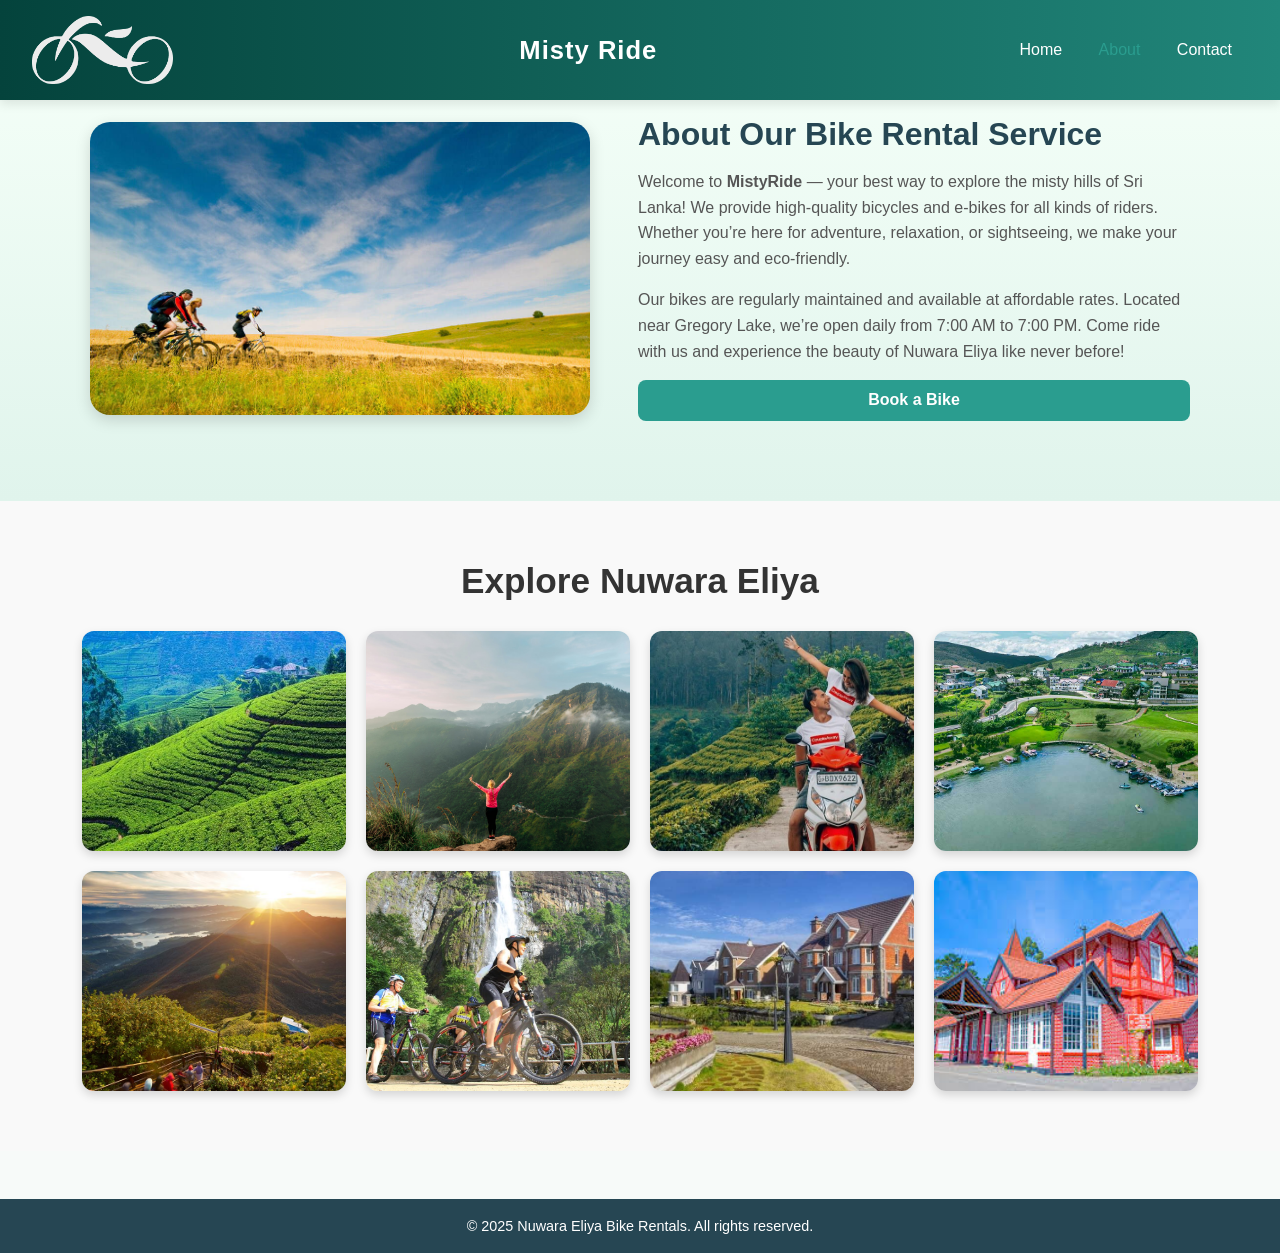
<file: about.html>
<!DOCTYPE html>
<html lang="en">
<head>
  <meta charset="UTF-8" />
  <meta name="viewport" content="width=device-width, initial-scale=1.0" />
  <title>About Us | MistyRide</title>
  <link rel="stylesheet" href="style.css" />
</head>
<body>

  <!-- Navbar -->
  <header class="navbar">
    <img src="ecoride-logo-white.png" alt="EcoRide Logo"
           class="w-auto" style="height: 68px;">
<h1 class="text-6xl text-yellow-400 drop-shadow-md"
    style="font-family: 'Lobster', sans-serif;">
  Misty Ride
</h1>
    <nav>
      <a href="index.html">Home</a>
      <a href="about.html" class="active">About</a>
      <a href="contact.html">Contact</a>
    </nav>
  </header><BR><BR>

  <!-- About Section -->
  <section class="about-section">
    <div class="about-container">
      <img src="nuwaraeliya bikes 02.jpg" alt="Nuwara Eliya Bikes" class="about-image">

      <div class="about-content">
        <h2>About Our Bike Rental Service</h2>
        <p>
          Welcome to <strong>MistyRide</strong> — your best way to explore the misty hills of Sri Lanka!
          We provide high-quality bicycles and e-bikes for all kinds of riders. Whether you’re here for adventure,
          relaxation, or sightseeing, we make your journey easy and eco-friendly.
        </p>

        <p>
          Our bikes are regularly maintained and available at affordable rates.
          Located near Gregory Lake, we’re open daily from 7:00 AM to 7:00 PM.
          Come ride with us and experience the beauty of Nuwara Eliya like never before!
        </p>

        <button class="btn-primary">Book a Bike</button>
      </div>
    </div>
  </section>
  <!-- Photo Gallery Section -->
<section class="gallery-section">
  <h2>Explore Nuwara Eliya</h2>

  <div class="gallery-grid">
    <img src="gallary 1.jpg" alt="Tea Fields">
    <img src="gallary 2.jpg" alt="Mountain Views">
    <img src="gallary 3.jpg" alt="Bike Trails">
    <img src="gallary 4.jpg" alt="Gregory Lake">
    <img src="gallary 5.jpg" alt="Sunrise Hills">
    <img src="gallary 6.jpg" alt="Nature Ride">
     <img src="gallary 7.jpg" alt="Nature Ride">
      <img src="gallry 8.jpg" alt="Nature Ride">
  </div>
</section>


  <!-- 🌍 Footer -->
  <footer class="footer">
    <p>© 2025 Nuwara Eliya Bike Rentals. All rights reserved.</p>
  </footer>

</body>
</html>
</file>
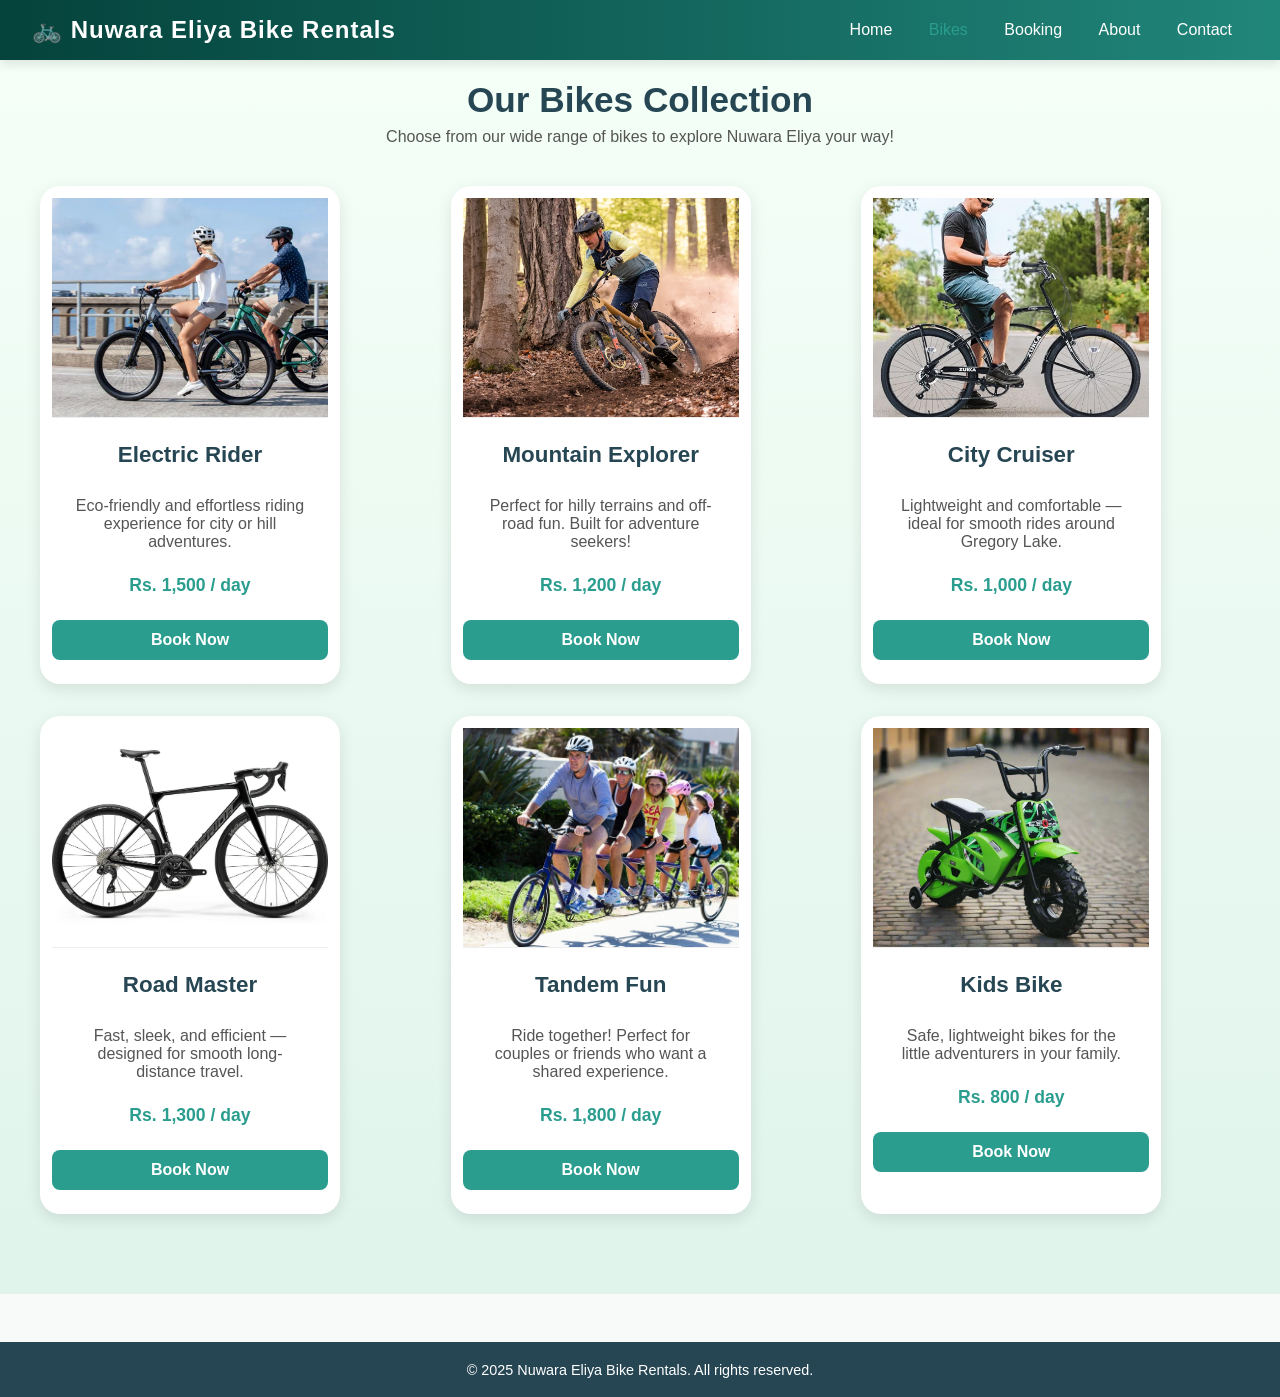
<file: Bickes.html>
<!DOCTYPE html>
<html lang="en">
<head>
  <meta charset="UTF-8" />
  <meta name="viewport" content="width=device-width, initial-scale=1.0" />
  <title>Bikes | Nuwara Eliya Bike Rentals</title>
  <link rel="stylesheet" href="style.css" />
</head>
<body>

  <!-- 🌿 Navbar -->
  <header class="navbar">
    <h1 class="logo">🚲 Nuwara Eliya Bike Rentals</h1>
    <nav>
      <a href="index.html">Home</a>
      <a href="bikes.html" class="active">Bikes</a>
      <a href="booking.html">Booking</a>
      <a href="about.html">About</a>
      <a href="contact.html">Contact</a>
    </nav>
  </header>

  <!-- 🚴 Bikes Section -->
  <section class="bikes-section">
    <h2>Our Bikes Collection</h2>
    <p>Choose from our wide range of bikes to explore Nuwara Eliya your way!</p>

    <div class="bike-grid">

      <div class="bike-card">
        <img src="Electric rider 03.1.webp" alt="Electric Rider">
        <h3>Electric Rider</h3>
        <p>Eco-friendly and effortless riding experience for city or hill adventures.</p>
        <span class="price">Rs. 1,500 / day</span>
        <a href="booking.html" class="btn-primary">Book Now</a>
      </div>

      <div class="bike-card">
        <img src="Mountain explorer 01.avif" alt="Mountain Explorer">
        <h3>Mountain Explorer</h3>
        <p>Perfect for hilly terrains and off-road fun. Built for adventure seekers!</p>
        <span class="price">Rs. 1,200 / day</span>
        <a href="booking.html" class="btn-primary">Book Now</a>
      </div>

      <div class="bike-card">
        <img src="City cruiser bick 02.jpg" alt="City Cruiser">
        <h3>City Cruiser</h3>
        <p>Lightweight and comfortable — ideal for smooth rides around Gregory Lake.</p>
        <span class="price">Rs. 1,000 / day</span>
        <a href="booking.html" class="btn-primary">Book Now</a>
      </div>

      <div class="bike-card">
        <img src="Road Racer 04.webp" alt="Road Master">
        <h3>Road Master</h3>
        <p>Fast, sleek, and efficient — designed for smooth long-distance travel.</p>
        <span class="price">Rs. 1,300 / day</span>
        <a href="booking.html" class="btn-primary">Book Now</a>
      </div>

      <div class="bike-card">
        <img src="Family tandem 05.jpg" alt="Tandem Fun">
        <h3>Tandem Fun</h3>
        <p>Ride together! Perfect for couples or friends who want a shared experience.</p>
        <span class="price">Rs. 1,800 / day</span>
        <a href="booking.html" class="btn-primary">Book Now</a>
      </div>

      <div class="bike-card">
        <img src="kids mini bike 07.webp" alt="Kids Bike">
        <h3>Kids Bike</h3>
        <p>Safe, lightweight bikes for the little adventurers in your family.</p>
        <span class="price">Rs. 800 / day</span>
        <a href="booking.html" class="btn-primary">Book Now</a>
      </div>

    </div>
  </section>

  <!-- 🌍 Footer -->
  <footer class="footer">
    <p>© 2025 Nuwara Eliya Bike Rentals. All rights reserved.</p>
  </footer>

</body>
</html>
</file>
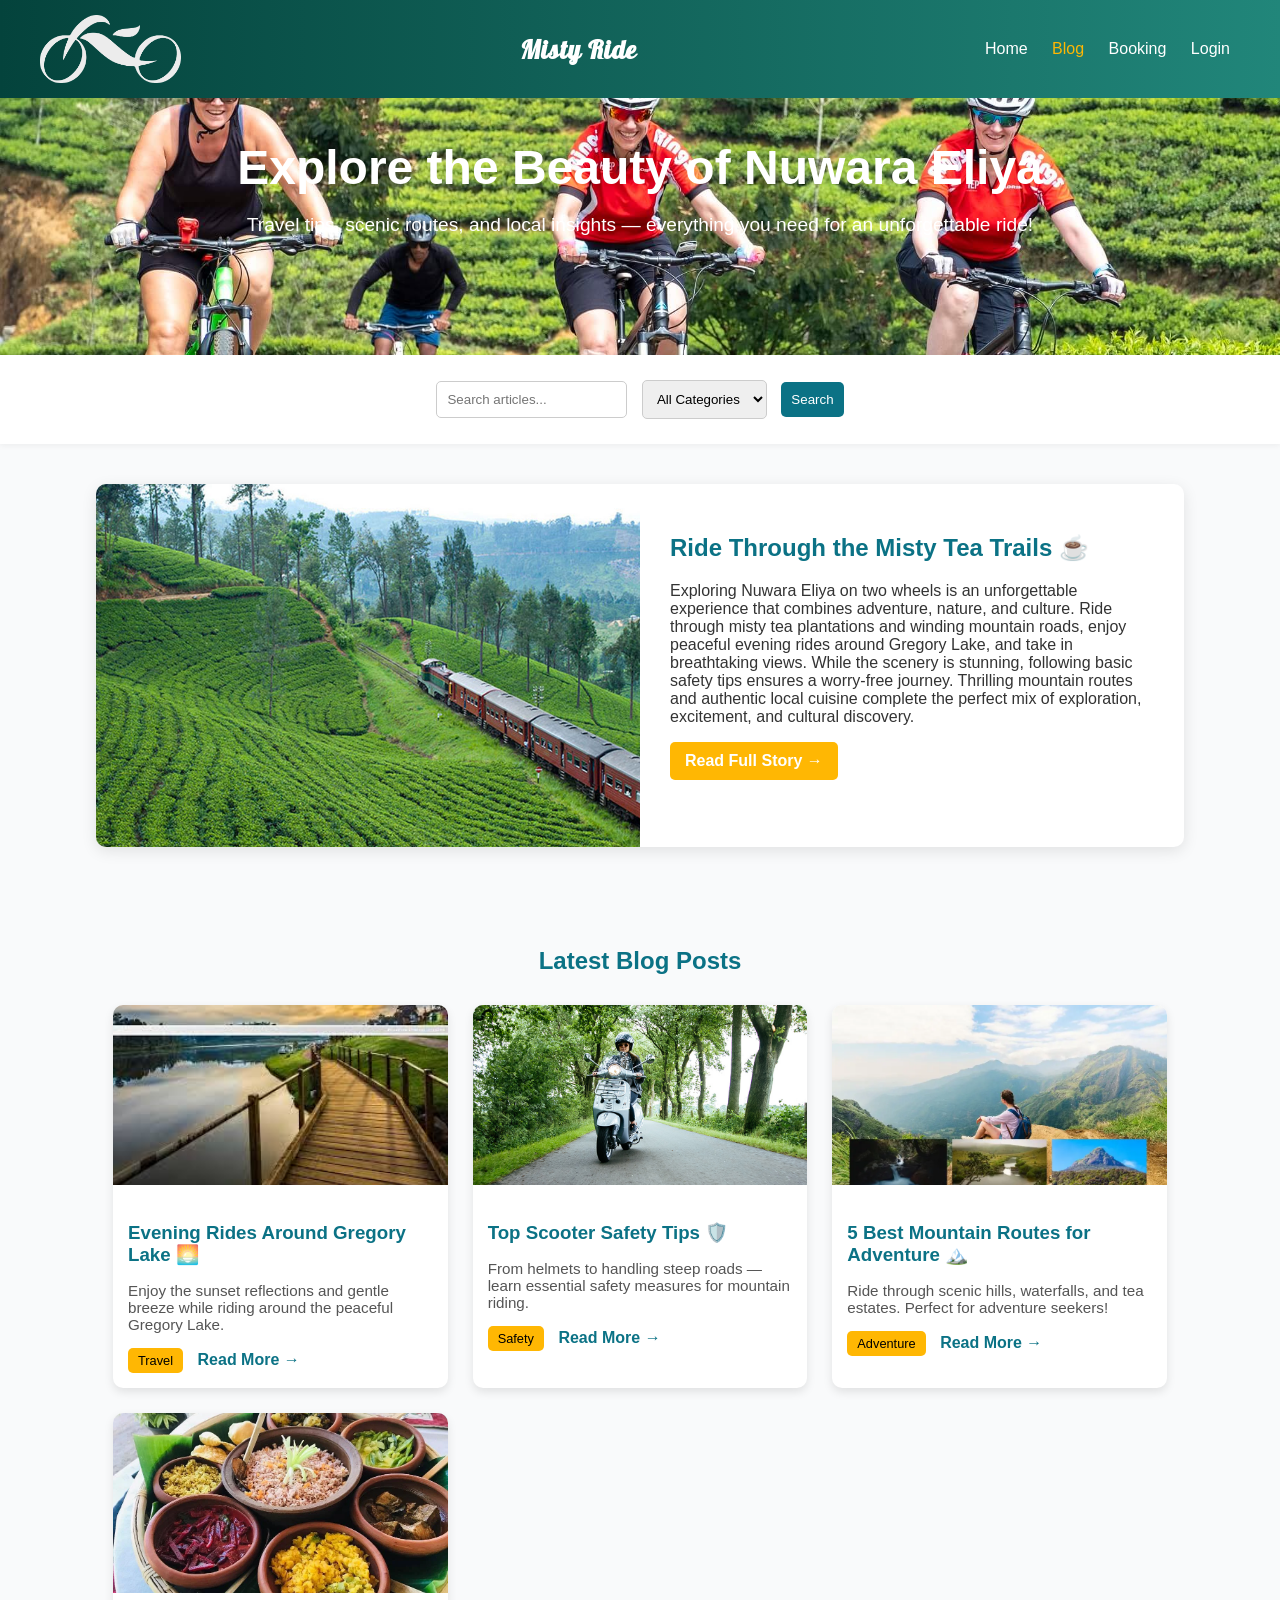
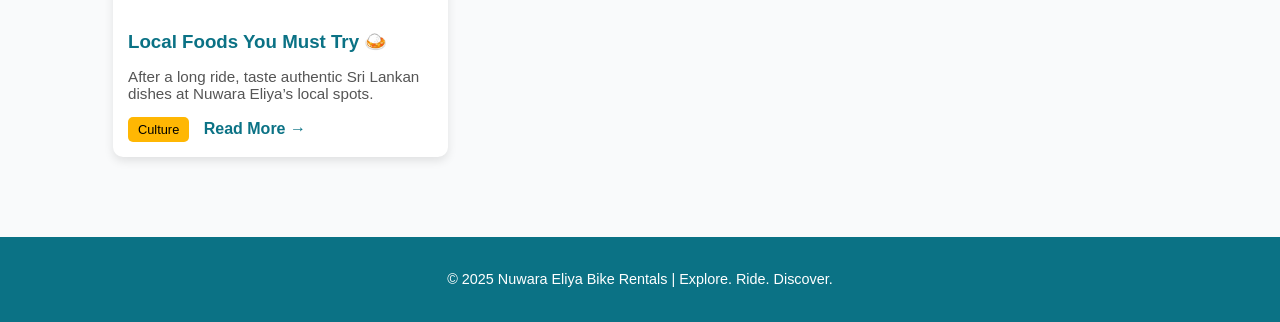
<file: blog.html>
<!DOCTYPE html>
<html lang="en">
<head>
  <meta charset="UTF-8" />
  <meta name="viewport" content="width=device-width, initial-scale=1.0" />
  <title>Blog | MistyRide</title>
  <link rel="stylesheet" href="style3.css" />
  <link href="https://fonts.googleapis.com/css2?family=Lobster&display=swap" rel="stylesheet">
</head>
<body>
  

  <!-- 🌄 Header -->
  <header class="header">
    <img src="ecoride-logo-white.png" alt="EcoRide Logo"
           class="w-auto" style="height: 68px;">
    <h1 class="text-6xl text-yellow-400 drop-shadow-md"
    style="font-family: 'Lobster', sans-serif;">
  Misty Ride
</h1>
    <nav class="nav">
      <a href="index.html">Home</a>
      
      </div>
      <a href="blog.html" class="active">Blog</a>
      <a href="booking.html">Booking</a>
      <a href="Login.html">Login</a>
    </nav>
  </header>
  

  <!-- 🌟 Hero Section -->
  <section class="hero">
    <div class="hero-content">
      <h1>Explore the Beauty of Nuwara Eliya</h1>
      <p>Travel tips, scenic routes, and local insights — everything you need for an unforgettable ride!</p>
    </div>
  </section>

  <!-- 🔍 Search Bar -->
  <section class="search-bar">
    <input type="text" placeholder="Search articles..." />
    <select>
      <option>All Categories</option>
      <option>Adventure</option>
      <option>Safety</option>
      <option>Travel</option>
    </select>
    <button>Search</button>
  </section>

  <!-- 📰 Featured Post -->
  <section class="featured">
    <img src="bg 4.jpg" alt="Tea Trails Ride">
    <div class="featured-text">
      <h2>Ride Through the Misty Tea Trails ☕</h2>
      <p>Exploring Nuwara Eliya on two wheels is an unforgettable experience that combines adventure, nature, and culture. Ride through misty tea plantations and winding mountain roads, enjoy peaceful evening rides around Gregory Lake, and take in breathtaking views. While the scenery is stunning, following basic safety tips ensures a worry-free journey. Thrilling mountain routes and authentic local cuisine complete the perfect mix of exploration, excitement, and cultural discovery.</p>
      <a href="#" class="read-btn">Read Full Story →</a>
    </div>
  </section>

  <!-- 🗞️ Blog Articles -->
  <section class="blog-section">
    <h2>Latest Blog Posts</h2>
    <div class="blog-grid">

      <div class="blog-card">
        <img src="bg5.jpg" alt="Lake Ride">
        <div class="card-body">
          <h3>Evening Rides Around Gregory Lake 🌅</h3>
          <p>Enjoy the sunset reflections and gentle breeze while riding around the peaceful Gregory Lake.</p>
          <span class="tag">Travel</span>
          <a href="#" class="read-more">Read More →</a>
        </div>
      </div>

      <div class="blog-card">
        <img src="bg6.jpg" alt="Safety Tips">
        <div class="card-body">
          <h3>Top Scooter Safety Tips 🛡️</h3>
          <p>From helmets to handling steep roads — learn essential safety measures for mountain riding.</p>
          <span class="tag">Safety</span>
          <a href="#" class="read-more">Read More →</a>
        </div>
      </div>

      <div class="blog-card">
        <img src="bg7.webp" alt="Mountain Route">
        <div class="card-body">
          <h3>5 Best Mountain Routes for Adventure 🏔️</h3>
          <p>Ride through scenic hills, waterfalls, and tea estates. Perfect for adventure seekers!</p>
          <span class="tag">Adventure</span>
          <a href="#" class="read-more">Read More →</a>
        </div>
      </div>

      <div class="blog-card">
        <img src="bg 8.webp" alt="Local Food">
        <div class="card-body">
          <h3>Local Foods You Must Try 🍛</h3>
          <p>After a long ride, taste authentic Sri Lankan dishes at Nuwara Eliya’s local spots.</p>
          <span class="tag">Culture</span>
          <a href="#" class="read-more">Read More →</a>
        </div>
      </div>

    </div>
  </section>

  <!-- 📍 Footer -->
  <footer class="footer">
    <p>© 2025 Nuwara Eliya Bike Rentals | Explore. Ride. Discover.</p>
  </footer>
</body>
</html>
</file>
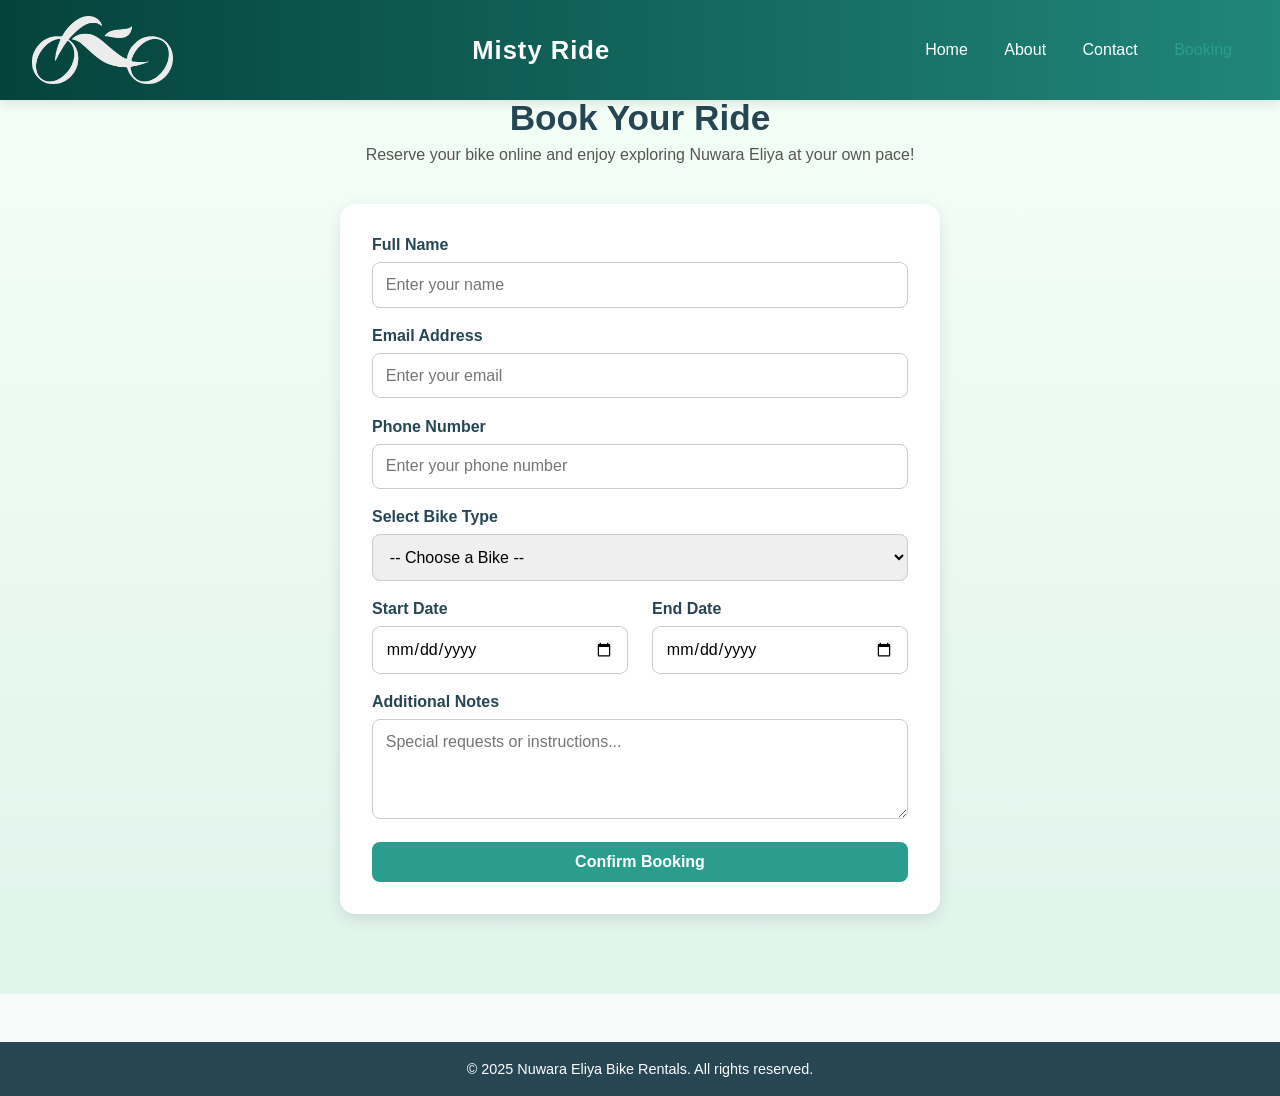
<file: booking.html>
<!DOCTYPE html>
<html lang="en">
<head>
  <meta charset="UTF-8" />
  <meta name="viewport" content="width=device-width, initial-scale=1.0" />
  <title>Book a Bike | Misty Ride</title>
  <link rel="stylesheet" href="style.css" />
  <link href="https://fonts.googleapis.com/css2?family=Playwrite+HU:wght@100..400&display=swap" rel="stylesheet">

</head>
<body>

  <!--  Navbar -->
   <link href="https://fonts.googleapis.com/css2?family=Playwrite+HU:wght@100..400&display=swap" rel="stylesheet">

  <header class="navbar">
    <img src="ecoride-logo-white.png" alt="EcoRide Logo"
           class="w-auto" style="height: 68px;">
<h1 class="text-6xl text-yellow-400 drop-shadow-md"
    style="font-family: 'Lobster', sans-serif;">
  Misty Ride
</h1>
    <nav>
      <a href="index.html">Home</a>
      <a href="about.html">About</a>
      <a href="contact.html">Contact</a>
      <a href="booking.html" class="active">Booking</a>
    </nav>
  </header><BR>

  <!--  Booking Section -->
  <section class="booking-section">
    <h2>Book Your Ride</h2>
    <p>Reserve your bike online and enjoy exploring Nuwara Eliya at your own pace!</p>

    <form class="booking-form">
      <label for="name">Full Name</label>
      <input type="text" id="name" placeholder="Enter your name" required>

      <label for="email">Email Address</label>
      <input type="email" id="email" placeholder="Enter your email" required>

      <label for="phone">Phone Number</label>
      <input type="tel" id="phone" placeholder="Enter your phone number" required>

      <label for="bikeType">Select Bike Type</label>
      <select id="bikeType" required>
        <option value="">-- Choose a Bike --</option>
        <option value="mountain">Mountain Bike</option>
        <option value="road">Road Bike</option>
        <option value="electric">Electric Bike</option>
        <option value="tandem">Tandem Bike</option>
      </select>

      <div class="date-group">
        <div>
          <label for="startDate">Start Date</label>
          <input type="date" id="startDate" required>
        </div>
        <div>
          <label for="endDate">End Date</label>
          <input type="date" id="endDate" required>
        </div>
      </div>

      <label for="message">Additional Notes</label>
      <textarea id="message" rows="4" placeholder="Special requests or instructions..."></textarea>

      <button type="submit" class="btn-primary">Confirm Booking</button>
    </form>
  </section>

  <!--  Footer -->
  <footer class="footer">
    <p>© 2025 Nuwara Eliya Bike Rentals. All rights reserved.</p>
  </footer>

</body>
</html>
</file>
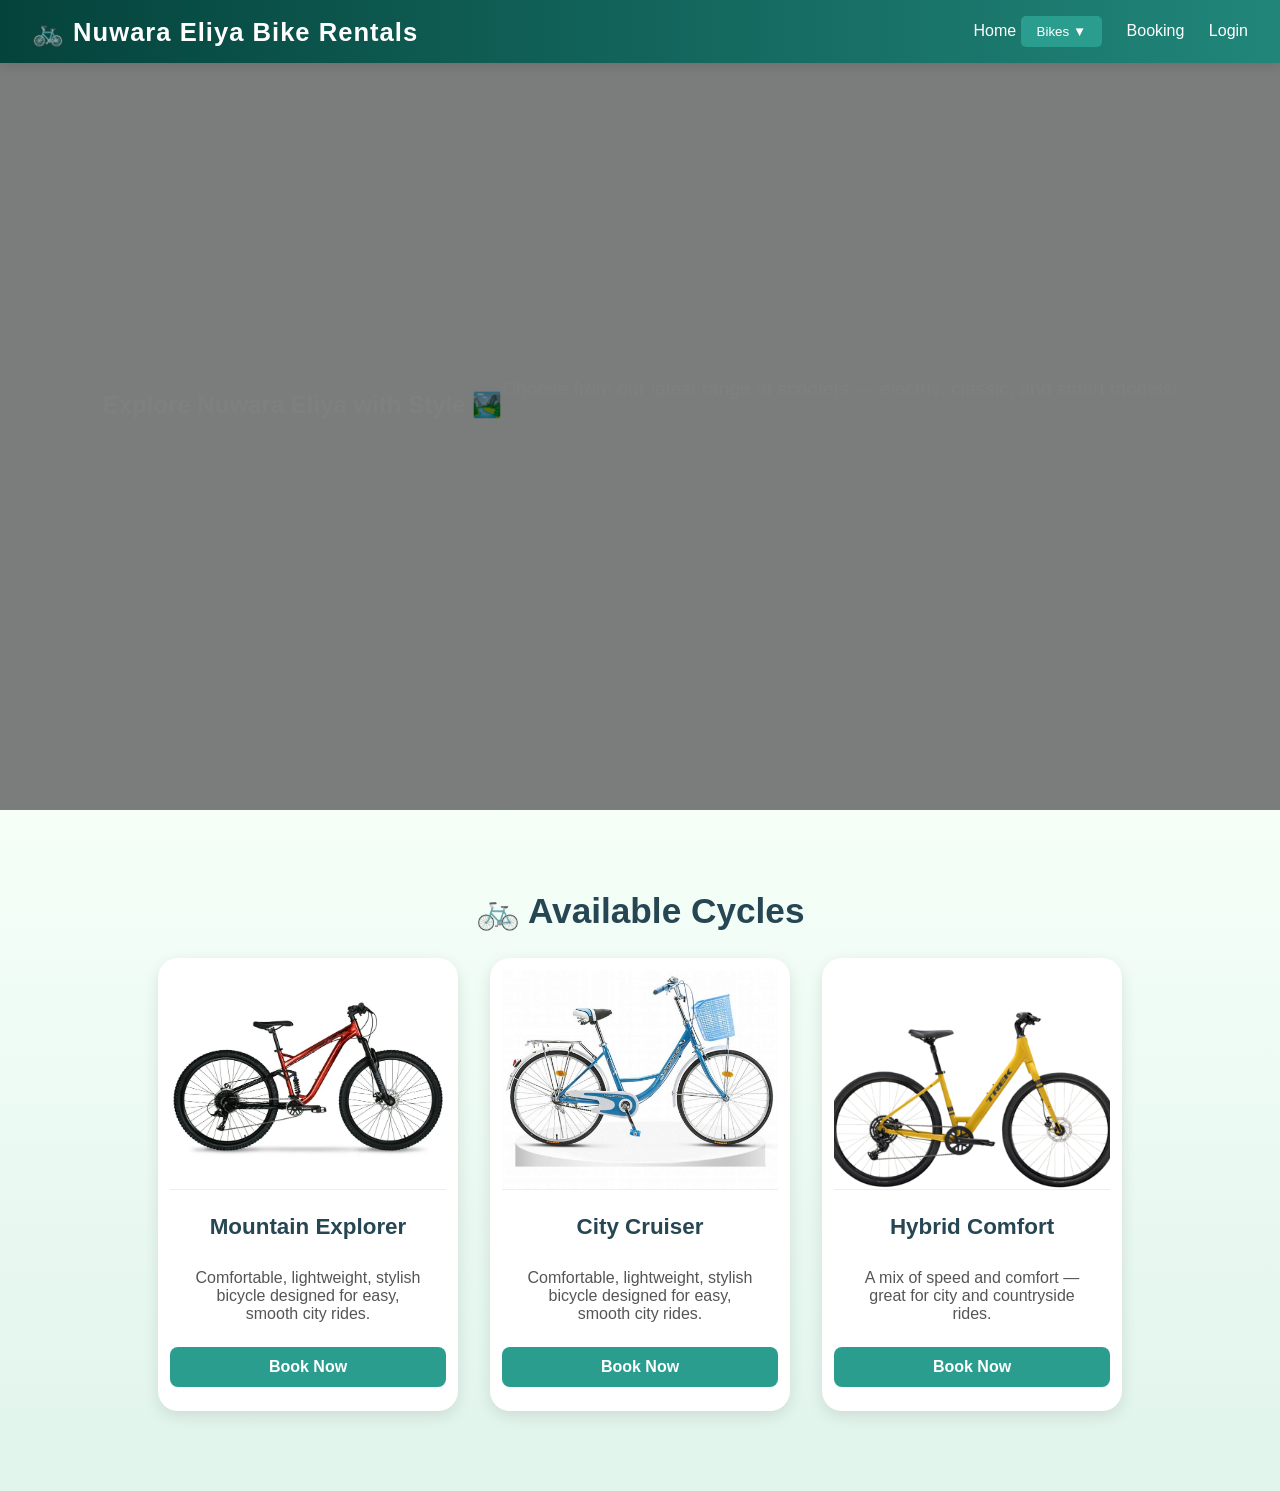
<file: cycles.html>
<!DOCTYPE html>
<html lang="en">
<head>
  <meta charset="UTF-8">
  <meta name="viewport" content="width=device-width, initial-scale=1.0">
  <title>Cycles | Nuwara Eliya Bike Rentals</title>
  <link rel="stylesheet" href="style.css">
</head>
<body>
  <!-- Include the same header -->
  <header>
    <h1>🚲 Nuwara Eliya Bike Rentals</h1>
    <nav>
      <a href="index.html">Home</a>
      <div class="dropdown">
        <button class="dropbtn">Bikes ▼</button>
        <div class="dropdown-content">
          <a href="cycles.html">🚲 Cycles</a>
          <a href="motorbikes.html">🏍️ Motorbikes</a>
          <a href="scooters.html">🛵 Scooters</a>
        </div>
      </div>
      <a href="#">Booking</a>
      <a href="#">Login</a>
    </nav>
  </header>
  <!-- Hero Section -->
  <section class="hero">
    <h1>Explore Nuwara Eliya with Style 🏞️</h1>
    <p>Choose from our latest range of scooters — electric, classic, and smart models!</p>
  </section>


  <section class="bikes-section">
    <h2>🚲 Available Cycles</h2><br>
    <div class="bike-list">
      <div class="bike-card">
        <img src="cycle.webp" alt="Mountain Explorer">
        <h3>Mountain Explorer</h3>
        <p>Comfortable, lightweight, stylish bicycle designed for easy, smooth city rides.</p>

        <a href="booking.html" class="btn-primary">Book Now</a>
      </div>

      <div class="bike-card">
        <img src="cycle 4.jpg" alt="City Cruiser">
        <h3>City Cruiser</h3>
        <p>Comfortable, lightweight, stylish bicycle designed for easy, smooth city rides.</p>
        <a href="booking.html" class="btn-primary">Book Now</a>
      </div>
      <div class="bike-card">
        <img src="cycle 6.png" alt="City Cruiser">
        <h3>Hybrid Comfort</h3>
        <p>A mix of speed and comfort — great for city and countryside rides.</p>
        <a href="booking.html" class="btn-primary">Book Now</a>
      </div>
    </div>
  </section>
</body>
</html>
</file>
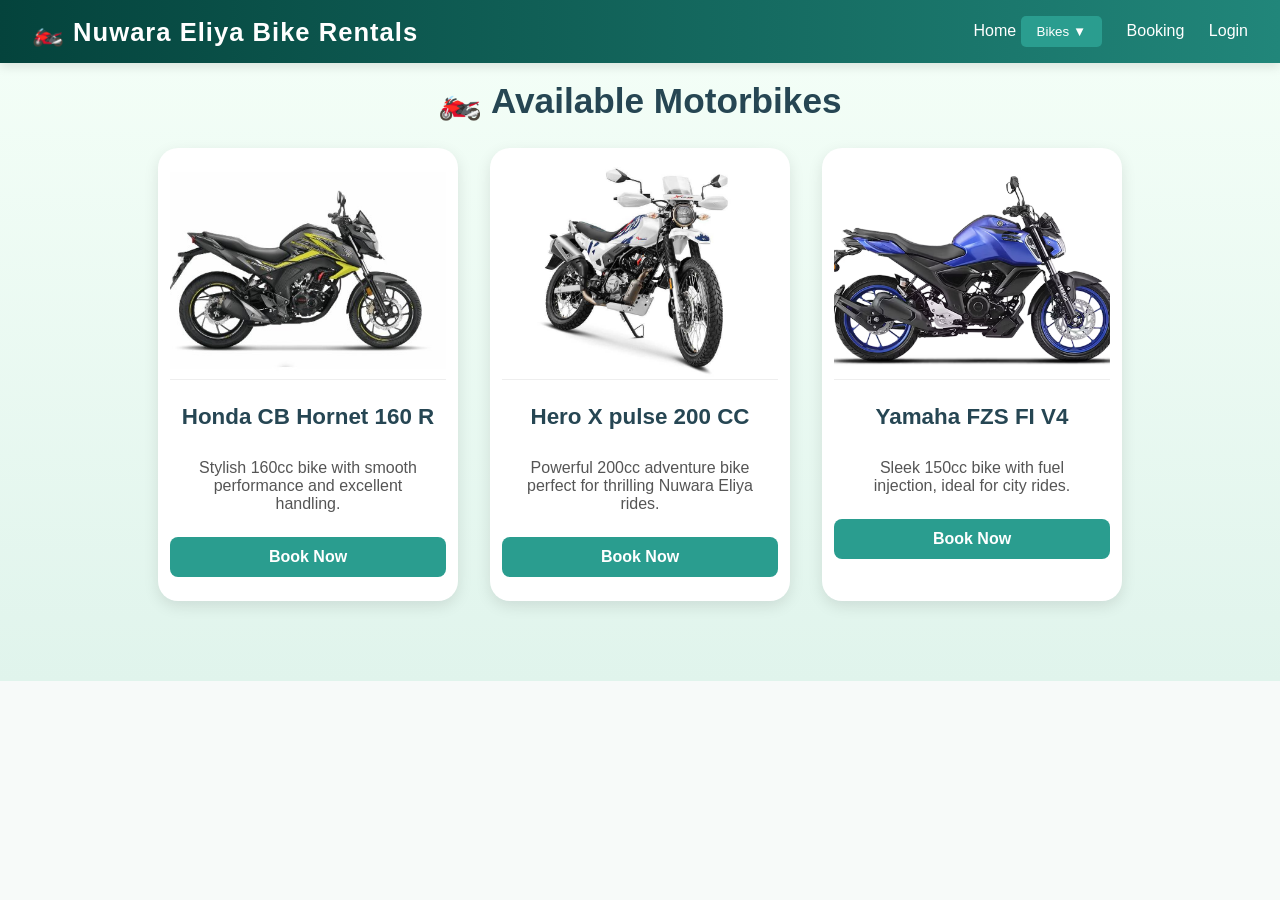
<file: motorbikes.html>
<!DOCTYPE html>
<html lang="en">
<head>
  <meta charset="UTF-8">
  <meta name="viewport" content="width=device-width, initial-scale=1.0">
  <title>Motorbikes | Nuwara Eliya Bike Rentals</title>
  <link rel="stylesheet" href="style.css">
</head>
<body>
  <header>
    <h1>🏍️ Nuwara Eliya Bike Rentals</h1>
    <nav>
      <a href="index.html">Home</a>
      <div class="dropdown">
        <button class="dropbtn">Bikes ▼</button>
        <div class="dropdown-content">
          <a href="cycles.html">🚲 Cycles</a>
          <a href="motorbikes.html">🏍️ Motorbikes</a>
          <a href="scooters.html">🛵 Scooters</a>
        </div>
      </div>
      <a href="#">Booking</a>
      <a href="#">Login</a>
    </nav>
  </header>

  <section class="bikes-section">
    <h2>🏍️ Available Motorbikes</h2><br>
    <div class="bike-list">
      <div class="bike-card">
        <img src="Motorbick 01.jpg" alt="Honda CB Hornet 160 R">
        <h3>Honda CB Hornet 160 R</h3>
        <p>Stylish 160cc bike with smooth performance and excellent handling.</p>
        <a href="booking.html" class="btn-primary">Book Now</a>
      </div>

      <div class="bike-card">
        <img src="Motorbike 02.jpg" alt="Adventure Pro">
        <h3>Hero X pulse 200 CC</h3>
        <p>Powerful 200cc adventure bike perfect for thrilling Nuwara Eliya rides.</p>
        <a href="booking.html" class="btn-primary">Book Now</a>
      </div>
      <div class="bike-card">
        <img src="Motorbikes 03.avif" alt="Adventure Pro">
        <h3>Yamaha FZS FI V4</h3>
        <p>Sleek 150cc bike with fuel injection, ideal for city rides.</p>
        <a href="booking.html" class="btn-primary">Book Now</a>
      </div>
    </div>
  </section>
</body>
</html>
</file>
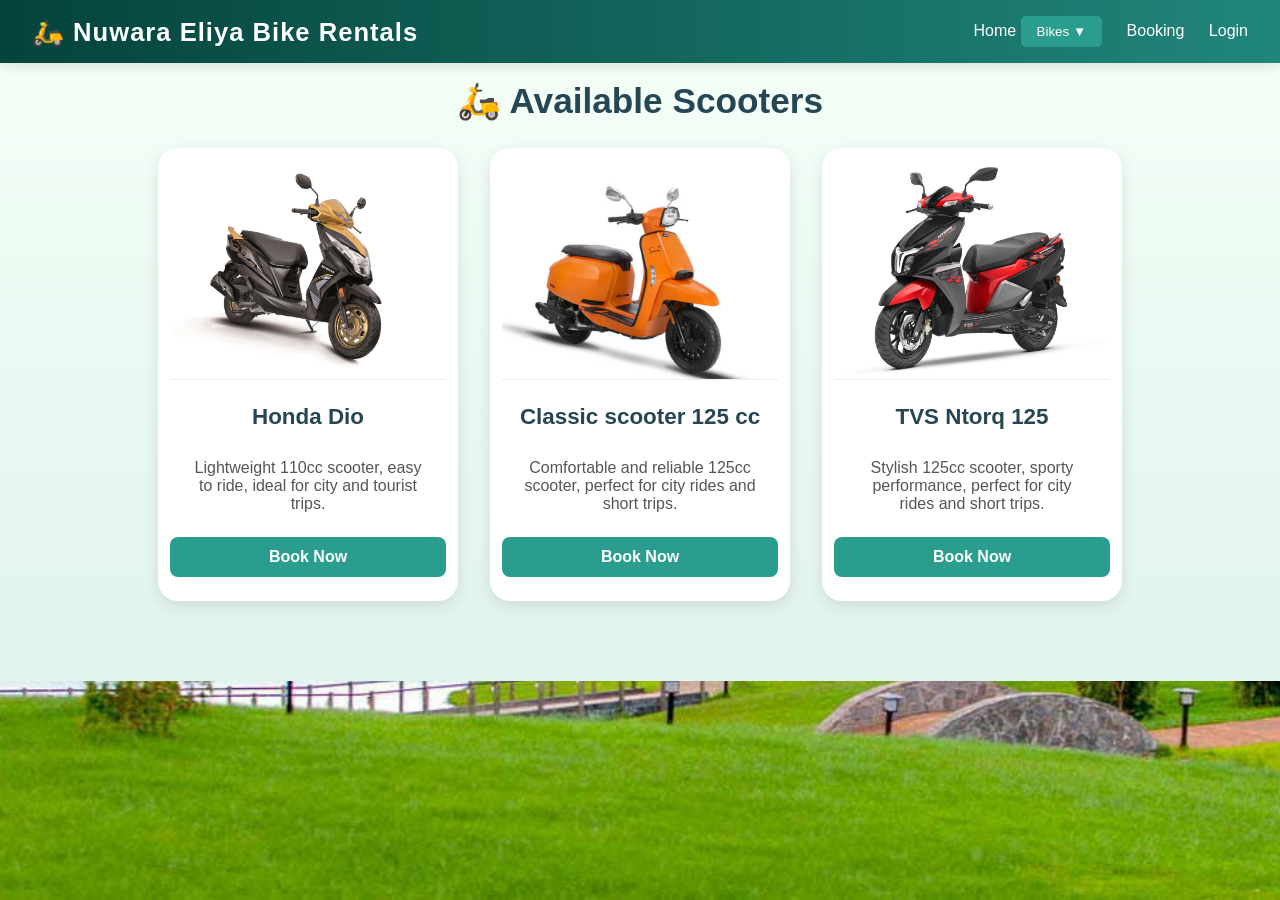
<file: scooters.html>
<!DOCTYPE html>
<html lang="en">
<head>
  <meta charset="UTF-8">
  <meta name="viewport" content="width=device-width, initial-scale=1.0">
  <title>Scooters | Nuwara Eliya Bike Rentals</title>
  <link rel="stylesheet" href="style.css">
   <link rel = "stylesheet" href="style2.css">  
</head>
<body>
  <header>
    <h1>🛵 Nuwara Eliya Bike Rentals</h1>
    <nav>
      <a href="index.html">Home</a>
      <div class="dropdown">
        <button class="dropbtn">Bikes ▼</button>
        <div class="dropdown-content">
          <a href="cycles.html">🚲 Cycles</a>
          <a href="motorbikes.html">🏍️ Motorbikes</a>
          <a href="scooters.html">🛵 Scooters</a>
        </div>
      </div>
      <a href="#">Booking</a>
      <a href="#">Login</a>
    </nav>
  </header>

  <section class="bikes-section">
    <h2>🛵 Available Scooters</h2><br>
    <div class="bike-list">
      <div class="bike-card">
        
        <img src="scooter 01.jpg" alt="Honda Dio">
        <h3>Honda Dio</h3>
        <p>Lightweight 110cc scooter, easy to ride, ideal for city and tourist trips.</p>
        
        <a href="booking.html" class="btn-primary">Book Now</a>
      </div>

      <div class="bike-card">
        <img src="scooters 02.jpeg" alt="Classic scooter 125 cc">
        <h3>Classic scooter 125 cc</h3>
        <p>Comfortable and reliable 125cc scooter, perfect for city rides and short trips.</p>
        <a href="booking.html" class="btn-primary">Book Now</a>
      </div>
      <div class="bike-card">
        <img src="scooters 03.cms" alt="TVS Ntorq 125">
        <h3>TVS Ntorq 125</h3>
        <p>Stylish 125cc scooter, sporty performance, perfect for city rides and short trips.</p>
        <a href="booking.html" class="btn-primary">Book Now</a>
      </div>
    </div>
  </section>
</body>
</html>
</file>
<file: style.css>
/* 🌿 Global Reset */
* {
  margin: 0;
  padding: 0;
  box-sizing: border-box;
  font-family: "Poppins", sans-serif;
}

/* 🌤️ Body */
body {
  background-color: #f7faf9;
  color: #333;
  scroll-behavior: smooth;
}

/* 🌄 Header */
header {
  background: linear-gradient(90deg, #04433c, #21867a);
  color: white;
  padding: 1rem 2rem;
  display: flex;
  justify-content: space-between;
  align-items: center;
  position: fixed;
  top: 0;
  width: 100%;
  z-index: 100;
  box-shadow: 0 4px 10px rgba(0, 0, 0, 0.1);
}

header h1 {
  font-size: 1.6rem;
  letter-spacing: 1px;
}

nav a {
  color: white;
  text-decoration: none;
  margin-left: 20px;
  font-weight: 500;
  transition: color 0.3s;
}

nav a:hover {
  color: #f4a261;
}

/* 🌄 Hero Section */
.hero {
  background-image: url("https://i.imgur.com/zq9nPEx.jpg");
  background-size: cover;
  background-position: center;
  height: 90vh;
  display: flex;
  align-items: center;
  justify-content: center;
  text-align: center;
  color: white;
  position: relative;
}

.hero::before {
  content: "";
  position: absolute;
  inset: 0;
  background: rgba(0, 0, 0, 0.5);
}

.hero-content {
  position: relative;
  z-index: 10;
  max-width: 700px;
  padding: 2rem;
}

.hero h2 {
  font-size: 2.5rem;
  margin-bottom: 1rem;
  animation: fadeInDown 1s ease-in-out;
}

.hero p {
  font-size: 1.2rem;
  margin-bottom: 2rem;
  animation: fadeInUp 1.3s ease-in-out;
}

.hero button {
  background-color: #f4a261;
  color: black;
  padding: 0.8rem 1.8rem;
  border: none;
  border-radius: 30px;
  font-weight: bold;
  cursor: pointer;
  transition: background 0.3s, transform 0.2s;
}

.hero button:hover {
  background-color: #e9c46a;
  transform: scale(1.05);
}
/* Dropdown Menu Styles */
.dropdown {
  position: relative;
  display: inline-block;
}

.dropbtn {
  background-color: #2a9d8f;
  color: white;
  border: none;
  padding: 8px 16px;
  border-radius: 5px;
  cursor: pointer;
  font-weight: 500;
}

.dropdown-content {
  display: none;
  position: absolute;
  background-color: white;
  min-width: 160px;
  box-shadow: 0px 8px 16px rgba(0,0,0,0.1);
  border-radius: 5px;
  z-index: 1;
}

.dropdown-content a {
  color: #333;
  padding: 10px 14px;
  text-decoration: none;
  display: block;
}

.dropdown-content a:hover {
  background-color: #eaf4f3;
}

.dropdown:hover .dropdown-content {
  display: block;
}

.dropdown:hover .dropbtn {
  background-color: #21867a;
}


/* 🏞️ Map Section */
.map-section {
  padding: 4rem 2rem;
  text-align: center;
}

.map-section h2 {
  font-size: 2rem;
  margin-bottom: 1rem;
  color: #264653;
}

#map {
  width: 100%;
  height: 400px;      /* adjust as needed */
  min-height: 300px;
  border-radius: 8px;
}

/* 🚲 Bike Section */
.bikes-section {
  padding: 4rem 2rem;
  background-color: #f1faee;
  text-align: center;
}

.bikes-section h2 {
  font-size: 2rem;
  color: #264653;
  margin-bottom: 2rem;
}

.bike-list {
  display: flex;
  flex-wrap: wrap;
  justify-content: center;
  gap: 2rem;
}


.bike-card {
  display: flex;
  flex-direction: column;
  width: 300px;
  align-items: center;      /* center children horizontally */
  justify-content: flex-start; /* change to center to vertically center all contents */
  gap: 8px;                 /* spacing between elements */
  padding: 12px;
  border-radius: 15px;
  background: white;
  box-shadow: 0 1px 4px rgba(0,0,0,0.08);
  transition: transform 0.3s ease, box-shadow 0.3s ease;
}

/* if the button is full-width you can limit it */
.bike-card button {
  display: inline-block;
  margin-top: 8px;
  padding: 8px 14px;
 
}


.bike-card:hover {
  transform: scale(1.05);
  box-shadow: 0 8px 16px rgba(0, 0, 0, 0.2);
}

.bike-card img {
  width: 100%;
  height: 200px; /* 👈 You can adjust this for your design */
  object-fit: cover; /* keeps the image perfectly cropped */
  border-bottom: 1px solid #eee;
}

.bike-card h3 {
  font-size: 1.3rem;
  margin: 0.8rem 0;
  color: #264653;
}

.bike-card p {
  color: #555;
  font-size: 1rem;
  margin-bottom: 1rem;
  padding: 0 1rem;
}

.bike-card button {
  background-color: #2a9d8f;
  color: white;
  border: none;
  padding: 0.6rem 1.2rem;
  border-radius: 5px;
  font-weight: 600;
  cursor: pointer;
  transition: background 0.3s ease;
  margin-bottom: 1rem;
}

.bike-card button:hover {
  background-color: #21867a;
}


.bike-card:hover {
  transform: scale(1.05);
  box-shadow: 0 8px 16px rgba(0, 0, 0, 0.2);
}

.bike-card img {
  width: 100%;
  height: 180px;
  object-fit: cover;
}

.bike-card h3 {
  font-size: 1.3rem;
  margin: 0.8rem 0;
  color: #264653;
}

.bike-card p {
  color: #555;
  font-size: 1rem;
  margin-bottom: 1rem;
}

.bike-card button {
  background-color: #2a9d8f;
  color: white;
  border: none;
  padding: 0.6rem 1.2rem;
  border-radius: 5px;
  font-weight: 600;
  cursor: pointer;
  transition: background0.3s ease;
}

.bike-card button:hover {
  background-color: #21867a;
}
.category-title {
  margin-top: 2rem;
  color: #264653;
  font-size: 1.4rem;
  text-align: left;
  margin-left: 2rem;
  border-left: 5px solid #2a9d8f;
  padding-left: 10px;
}

.category-buttons {
  text-align: center;
  margin: 1rem 0;
}

.category-buttons button {
  background-color: #2a9d8f;
  color: white;
  border: none;
  padding: 0.5rem 1rem;
  border-radius: 5px;
  margin: 0 5px;
  cursor: pointer;
  font-size: 1rem;
}

.category-buttons button:hover,
.category-buttons .active {
  background-color: #21867a;
}

/* 🗺️ Map Section */
.map-section {
  background: linear-gradient(180deg, #e0f4ec 0%, #f6fffa 100%);
  padding: 5rem 2rem;
  text-align: center;
}

.map-container {
  max-width: 900px;
  margin: 0 auto;
}

.map-section h2 {
  font-size: 2.2rem;
  color: #264653;
  margin-bottom: 0.8rem;
  position: relative;
  display: inline-block;
}

.map-section h2::after {
  content: "";
  display: block;
  width: 60px;
  height: 4px;
  background: #2a9d8f;
  margin: 0.5rem auto;
  border-radius: 2px;
}

.map-section p {
  color: #555;
  font-size: 1.1rem;
  margin-bottom: 2rem;
}



.map-wrapper {
  border-radius: 20px;
  overflow: hidden;
  box-shadow: 0 4px 20px rgba(0, 0, 0, 0.1);
  margin-bottom: 2rem;
  transition: transform 0.3s ease;
}

.map-wrapper:hover {
  transform: scale(1.02);
}

#map {
  width: 100%;
  height: 450px;
  border: none;
}

.location-info {
  background: white;
  padding: 1.5rem;
  border-radius: 15px;
  box-shadow: 0 4px 10px rgba(0, 0, 0, 0.1);
  max-width: 600px;
  margin: 0 auto;
}

.location-info p {
  font-size: 1rem;
  margin: 0.5rem 0;
  color: #264653;
}

/* Responsive Design */
@media (max-width: 768px) {
  .map-section {
    padding: 3rem 1rem;
  }

  #map {
    height: 300px;
  }

  .map-section h2 {
    font-size: 1.8rem;
  }
}


/* 📞 Contact Section */
.contact {
  background-color: #264653;
  color: white;
  text-align: center;
  padding: 4rem 2rem;
}

.contact h2 {
  font-size: 2rem;
  margin-bottom: 1rem;
}

.contact p {
  font-size: 1.1rem;
  margin-bottom: 1.5rem;
}

.contact a {
  background-color: #f4a261;
  color: black;
  padding: 0.8rem 1.8rem;
  border-radius: 25px;
  text-decoration: none;
  font-weight: bold;
  transition: background 0.3s ease, transform 0.2s;
}

.contact a:hover {
  background-color: #e9c46a;
  transform: scale(1.05);
}

/* ⚙️ Footer */
footer {
  background-color: #2a9d8f;
  color: white;
  text-align: center;
  padding: 1rem;
  font-size: 0.9rem;
}

/* ✨ Animations */
@keyframes fadeInDown {
  from {
    opacity: 0;
    transform: translateY(-30px);
  }
  to {
    opacity: 1;
    transform: translateY(0);
  }
}

@keyframes fadeInUp {
  from {
    opacity: 0;
    transform: translateY(30px);
  }
  to {
    opacity: 1;
    transform: translateY(0);
  }
}

/* 📱 Responsive Design */
@media (max-width: 768px) {
  header {
    flex-direction: column;
    text-align: center;
  }

  nav {
    margin-top: 10px;
  }

  .hero h2 {
    font-size: 2rem;
  }

  .bike-list {
    flex-direction: column;
    align-items: center;
  }

  #map {
    width: 100%;
  }
}
/* 🌿 Navbar */
.navbar {
  background-color: #264653;
  color: white;
  display: flex;
  justify-content: space-between;
  align-items: center;
  padding: 1rem 2rem;
}

.navbar .logo {
  font-size: 1.5rem;
}

.navbar nav a {
  color: white;
  text-decoration: none;
  margin: 0 1rem;
  transition: color 0.3s ease;
}

.navbar nav a:hover,
.navbar nav .active {
  color: #2a9d8f;
}

/* 🏞️ About Section */
.about-section {
  background: linear-gradient(180deg, #f5fff8 0%, #e0f4ec 100%);
  padding: 5rem 2rem;
}

.header {
  position: fixed; top:0; left:0; right:0; z-index:9999;
  display: flex;
  justify-content: space-between;
  align-items: center;
  background: linear-gradient(90deg, #04433c, #21867a);
  padding: 15px 40px;
  color: white;
}

.about-container {
  max-width: 1100px;
  margin: 0 auto;
  display: flex;
  align-items: center;
  flex-wrap: wrap;
  gap: 3rem;
}

.about-image {
  width: 100%;
  max-width: 500px;
  border-radius: 20px;
  box-shadow: 0 5px 15px rgba(0, 0, 0, 0.15);
}

.about-content {
  flex: 1;
}

.about-content h2 {
  font-size: 2rem;
  color: #264653;
  margin-bottom: 1rem;
}

.about-content p {
  color: #555;
  line-height: 1.6;
  margin-bottom: 1rem;
}

.btn-primary {
  background-color: #2a9d8f;
  color: white;
  border: none;
  padding: 0.8rem 1.5rem;
  font-size: 1rem;
  border-radius: 8px;
  cursor: pointer;
  transition: background-color 0.3s ease;
}

.btn-primary:hover {
  background-color: #21867a;
}

/* 🌍 Footer */
.footer {
  background-color: #264653;
  color: white;
  text-align: center;
  padding: 1.2rem;
  font-size: 0.9rem;
  margin-top: 3rem;
}

/* 📱 Responsive Design */
@media (max-width: 768px) {
  .about-container {
    flex-direction: column;
    text-align: center;
  }

  .about-image {
    max-width: 100%;
  }

  .about-content h2 {
    font-size: 1.8rem;
  }
}
/* 📸 Photo Gallery Section */
.gallery-section {
  padding: 60px 20px;
  background: #f9f9f9;
  text-align: center;
}

.gallery-section h2 {
  font-size: 2.2rem;
  margin-bottom: 30px;
  color: #333;
}

.gallery-grid {
  display: grid;
  grid-template-columns: repeat(auto-fit, minmax(250px, 1fr));
  gap: 20px;
  width: 90%;
  margin: auto;
}

.gallery-grid img {
  width: 100%;
  height: 220px;
  object-fit: cover;
  border-radius: 12px;
  box-shadow: 0px 4px 10px rgba(0,0,0,0.15);
  transition: transform 0.3s ease, box-shadow 0.3s ease;
}

/* Hover effect */
.gallery-grid img:hover {
  transform: scale(1.05);
  box-shadow: 0px 8px 20px rgba(0,0,0,0.25);
}

/* 📞 Contact Section */
.contact-section {
  background: linear-gradient(180deg, #f5fff8 0%, #e0f4ec 100%);
  padding: 5rem 2rem;
  text-align: center;
}

.contact-section h2 {
  font-size: 2.2rem;
  color: #264653;
  margin-bottom: 0.5rem;
}

.contact-section p {
  color: #555;
  margin-bottom: 2.5rem;
}

.contact-container {
  display: flex;
  justify-content: center;
  align-items: flex-start;
  gap: 3rem;
  flex-wrap: wrap;
  max-width: 1000px;
  margin: 0 auto;
}

.contact-form {
  background: #fff;
  padding: 2rem;
  border-radius: 15px;
  box-shadow: 0 5px 15px rgba(0, 0, 0, 0.1);
  width: 100%;
  max-width: 450px;
  text-align: left;
}

.contact-form label {
  font-weight: bold;
  display: block;
  margin-bottom: 0.5rem;
  color: #264653;
}

.contact-form input,
.contact-form textarea {
  width: 100%;
  padding: 0.8rem;
  margin-bottom: 1rem;
  border-radius: 8px;
  border: 1px solid #ccc;
  outline: none;
  font-size: 1rem;
}

.contact-form input:focus,
.contact-form textarea:focus {
  border-color: #2a9d8f;
  box-shadow: 0 0 0 2px rgba(42, 157, 143, 0.2);
}

.btn-primary {
  background-color: #2a9d8f;
  color: white;
  border: none;
  padding: 0.8rem 1.5rem;
  border-radius: 8px;
  cursor: pointer;
  transition: 0.3s ease;
  width: 100%;
}

.btn-primary:hover {
  background-color: #21867a;
}

.contact-info {
  text-align: left;
  max-width: 400px;
}

.contact-info h3 {
  color: #264653;
  margin-bottom: 0.3rem;
}

.contact-info p {
  color: #555;
  margin-bottom: 1.2rem;
  line-height: 1.5;
}

/* 📱 Responsive */
@media (max-width: 768px) {
  .contact-container {
    flex-direction: column;
    align-items: center;
  }

  .contact-form, .contact-info {
    max-width: 100%;
  }
}
/* 📅 Booking Section */
.booking-section {
  background: linear-gradient(180deg, #f5fff8 0%, #e0f4ec 100%);
  padding: 5rem 2rem;
  text-align: center;
}

.booking-section h2 {
  font-size: 2.2rem;
  color: #264653;
  margin-bottom: 0.5rem;
}

.booking-section p {
  color: #555;
  margin-bottom: 2.5rem;
}

.booking-form {
  background: #fff;
  padding: 2rem;
  border-radius: 15px;
  box-shadow: 0 5px 15px rgba(0, 0, 0, 0.1);
  width: 100%;
  max-width: 600px;
  margin: 0 auto;
  text-align: left;
}

.booking-form label {
  font-weight: bold;
  color: #264653;
  display: block;
  margin-bottom: 0.5rem;
}

.booking-form input,
.booking-form select,
.booking-form textarea {
  width: 100%;
  padding: 0.8rem;
  margin-bottom: 1.2rem;
  border-radius: 8px;
  border: 1px solid #ccc;
  outline: none;
  font-size: 1rem;
}

.booking-form input:focus,
.booking-form select:focus,
.booking-form textarea:focus {
  border-color: #2a9d8f;
  box-shadow: 0 0 0 2px rgba(42, 157, 143, 0.2);
}

.date-group {
  display: flex;
  gap: 1.5rem;
  flex-wrap: wrap;
}

.date-group div {
  flex: 1;
}

.btn-primary {
  background-color: #2a9d8f;
  color: white;
  border: none;
  padding: 0.9rem 1.5rem;
  border-radius: 8px;
  cursor: pointer;
  font-size: 1rem;
  transition: 0.3s ease;
  width: 100%;
}

.btn-primary:hover {
  background-color: #21867a;
}

/* 📱 Responsive Design */
@media (max-width: 768px) {
  .date-group {
    flex-direction: column;
  }
}

/* 🚲 Bikes Section */
.bikes-section {
  background: linear-gradient(180deg, #f5fff8 0%, #e0f4ec 100%);
  padding: 5rem 2rem;
  text-align: center;
}

.bikes-section h2 {
  font-size: 2.2rem;
  color: #264653;
  margin-bottom: 0.5rem;
}

.bikes-section p {
  color: #555;
  margin-bottom: 2.5rem;
}

.bike-grid {
  display: grid;
  grid-template-columns: repeat(auto-fit, minmax(280px, 1fr));
  gap: 2rem;
  max-width: 1200px;
  margin: 0 auto;
}

.bike-card {
  background: #fff;
  border-radius: 20px;
  box-shadow: 0 5px 15px rgba(0, 0, 0, 0.1);
  overflow: hidden;
  transition: transform 0.3s ease, box-shadow 0.3s ease;
  padding-bottom: 1.5rem;
}

.bike-card:hover {
  transform: translateY(-8px);
  box-shadow: 0 8px 20px rgba(0, 0, 0, 0.2);
}

.bike-card img {
  width: 100%;
  height: 220px;
  object-fit: cover;
}

.bike-card h3 {
  font-size: 1.4rem;
  color: #264653;
  margin-top: 1rem;
}

.bike-card p {
  font-size: 1rem;
  color: #555;
  padding: 0 1.2rem;
  margin: 0.5rem 0 1rem;
}

.price {
  display: block;
  font-weight: bold;
  color: #2a9d8f;
  margin-bottom: 1rem;
  font-size: 1.1rem;
}

.btn-primary {
  background-color: #2a9d8f;
  color: white;
  border: none;
  padding: 0.7rem 1.5rem;
  border-radius: 8px;
  cursor: pointer;
  text-decoration: none;
  font-weight: bold;
  transition: background-color 0.3s ease;
}

.btn-primary:hover {
  background-color: #21867a;
}

/* 📱 Responsive Design */
@media (max-width: 768px) {
  .bike-card img {
    height: 180px;
  }
}
</file>
<file: style3.css>
/* === Base Styles === */
body {
  margin: 0;
  font-family: 'Poppins', sans-serif;
  background: #f9fafb;
  color: #333;
}

/* === Header === */
.header {
  position: fixed; top:0; left:0; right:0; z-index:9999;
  display: flex;
  justify-content: space-between;
  align-items: center;
  background: linear-gradient(90deg, #04433c, #21867a);
  padding: 15px 40px;
  color: white;
}
.header .logo {
  font-size: 1.3rem;
  font-weight: bold;
}
.nav a {
  color: white;
  text-decoration: none;
  margin: 0 10px;
  font-weight: 500;
}
.nav a:hover, .nav a.active {
  color: #ffb703;
}
.dropdown {
  display: inline-block;
  position: relative;
}
.dropbtn {
  background: none;
  border: none;
  color: white;
  cursor: pointer;
  font-size: 1rem;
}
.dropdown-content {
  display: none;
  position: absolute;
  background: white;
  color: black;
  min-width: 160px;
  box-shadow: 0px 4px 8px rgba(0,0,0,0.1);
}
.dropdown-content a {
  display: block;
  padding: 10px;
  color: black;
  text-decoration: none;
}
.dropdown:hover .dropdown-content {
  display: block;
}

header h1 {
  font-size: 1.6rem;
  letter-spacing: 1px;
}


/* === Hero Section === */
.hero {
  background: url('blog\ bg\ 01.jpg') no-repeat center center/cover;
  color: white;
  text-align: center;
  padding: 100px 20px;
}
.hero-content h1 {
  font-size: 3rem;
  margin-bottom: 10px;
}
.hero-content p {
  font-size: 1.2rem;
}

/* === Search Bar === */
.search-bar {
  text-align: center;
  background: #fff;
  padding: 20px;
  box-shadow: 0 2px 6px rgba(0,0,0,0.05);
}
.search-bar input, .search-bar select, .search-bar button {
  padding: 10px;
  margin: 5px;
  border-radius: 5px;
  border: 1px solid #ccc;
}
.search-bar button {
  background: #0b7285;
  color: white;
  border: none;
  cursor: pointer;
}
.search-bar button:hover {
  background: #095d6b;
}

/* === Featured Post === */
.featured {
  display: flex;
  flex-wrap: wrap;
  background: #fff;
  margin: 40px auto;
  width: 85%;
  border-radius: 10px;
  overflow: hidden;
  box-shadow: 0 4px 15px rgba(0,0,0,0.1);
}
.featured img {
  width: 50%;
  object-fit: cover;
}
.featured-text {
  padding: 30px;
  flex: 1;
}
.featured-text h2 {
  color: #0b7285;
}
.read-btn {
  display: inline-block;
  color: white;
  background: #ffb703;
  padding: 10px 15px;
  border-radius: 5px;
  text-decoration: none;
  font-weight: bold;
}
.read-btn:hover {
  background: #f59f00;
}

/* === Blog Section === */
.blog-section {
  text-align: center;
  padding: 40px 20px;
}
.blog-section h2 {
  color: #0b7285;
  margin-bottom: 30px;
}
.blog-grid {
  display: grid;
  grid-template-columns: repeat(auto-fit, minmax(270px, 1fr));
  gap: 25px;
  width: 85%;
  margin: auto;
}
.blog-card {
  background: #fff;
  border-radius: 10px;
  overflow: hidden;
  box-shadow: 0 4px 10px rgba(0,0,0,0.1);
  transition: transform 0.3s ease;
}
.blog-card:hover {
  transform: translateY(-5px);
}
.blog-card img {
  width: 100%;
  height: 180px;
  object-fit: cover;
}
.card-body {
  padding: 15px;
  text-align: left;
}
.card-body h3 {
  color: #0b7285;
  margin-bottom: 10px;
}
.card-body p {
  font-size: 0.95rem;
  color: #555;
}
.tag {
  display: inline-block;
  background: #ffb703;
  color: black;
  padding: 5px 10px;
  border-radius: 5px;
  font-size: 0.8rem;
  margin-right: 10px;
}
.read-more {
  color: #0b7285;
  font-weight: bold;
  text-decoration: none;
}
.read-more:hover {
  text-decoration: underline;
}

/* === Footer === */
.footer {
  background: #0b7285;
  color: white;
  text-align: center;
  padding: 20px;
  margin-top: 40px;
  font-size: 0.9rem;
}

/* === Responsive === */
@media (max-width: 768px) {
  .featured {
    flex-direction: column;
  }
  .featured img {
    width: 100%;
  }
  .hero-content h1 {
    font-size: 2rem;
  }
}
</file>
<file: style2.css>
body {
  background: url('bg\ image\ 1.jpg') no-repeat center center fixed;
  background-size: cover;
  margin: 0;
  padding: 0;
  font-family: Arial, sans-serif;
  color: white;
}
</file>
